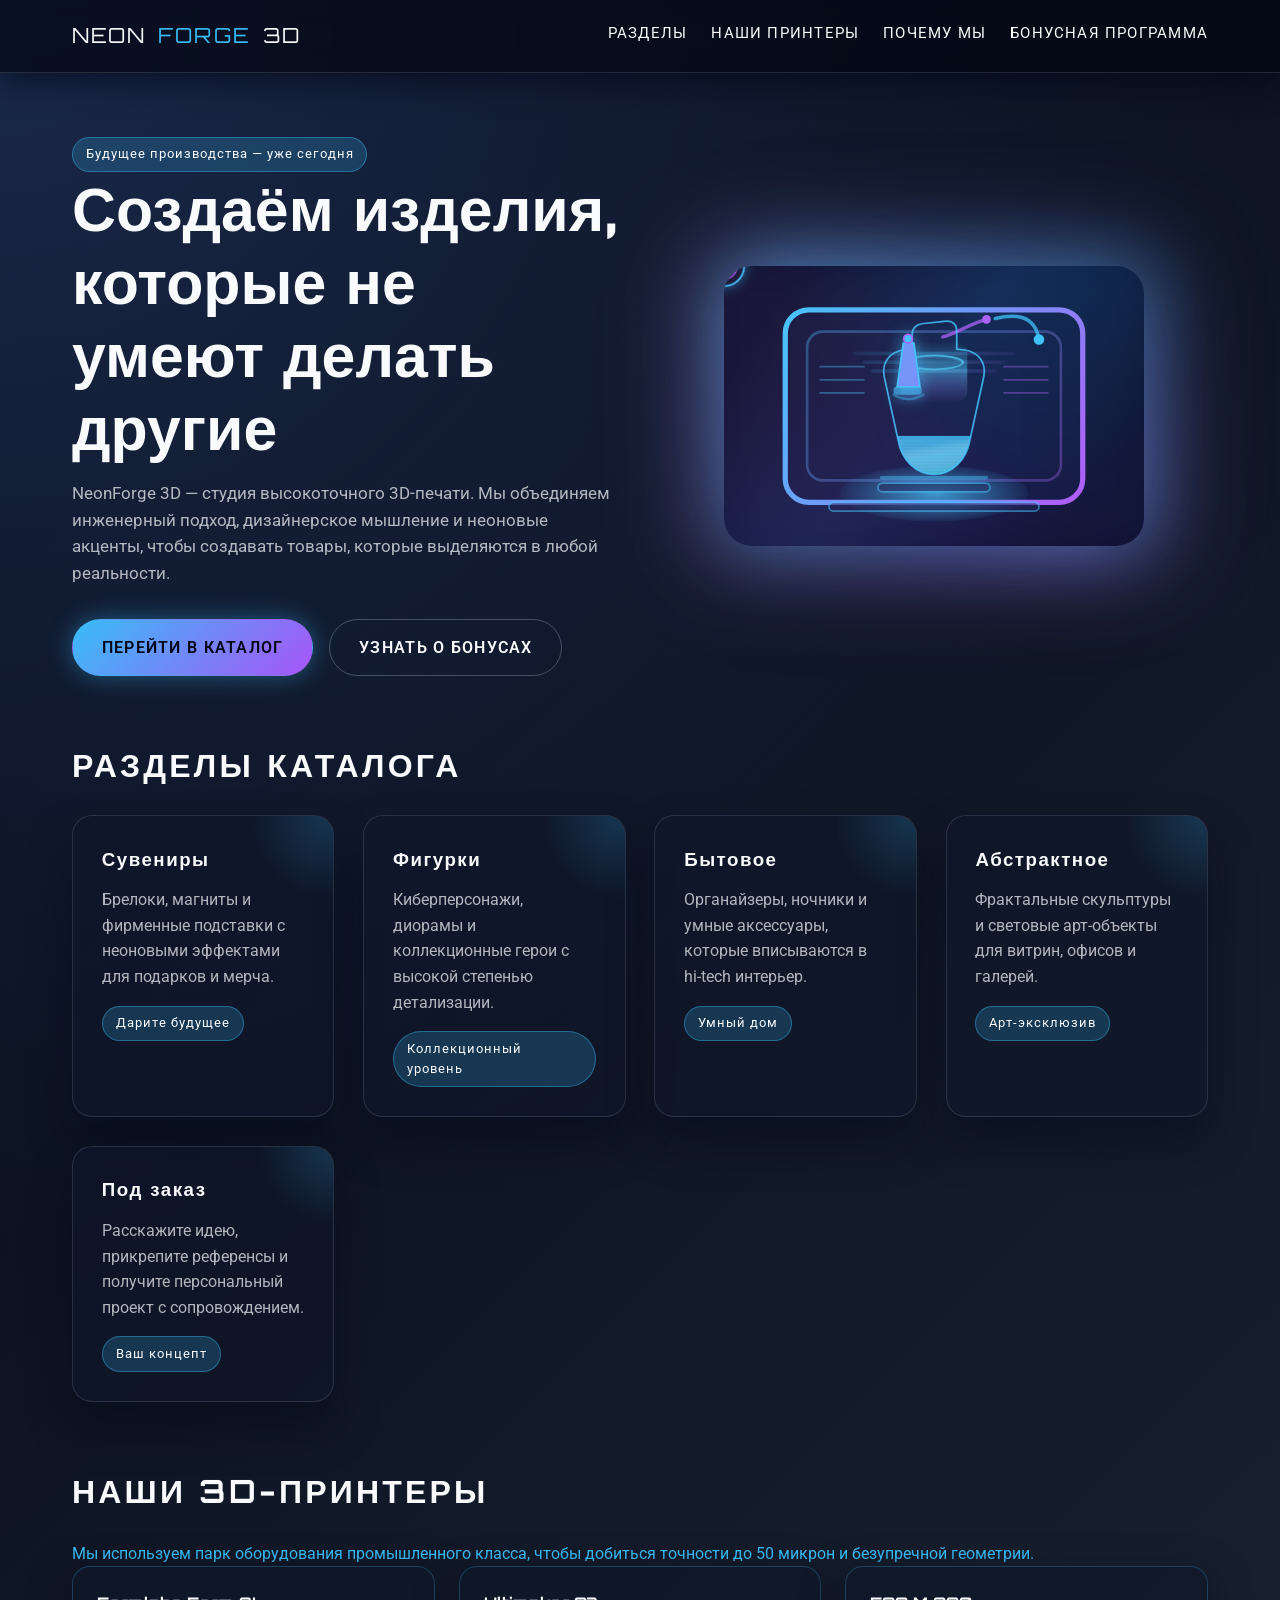
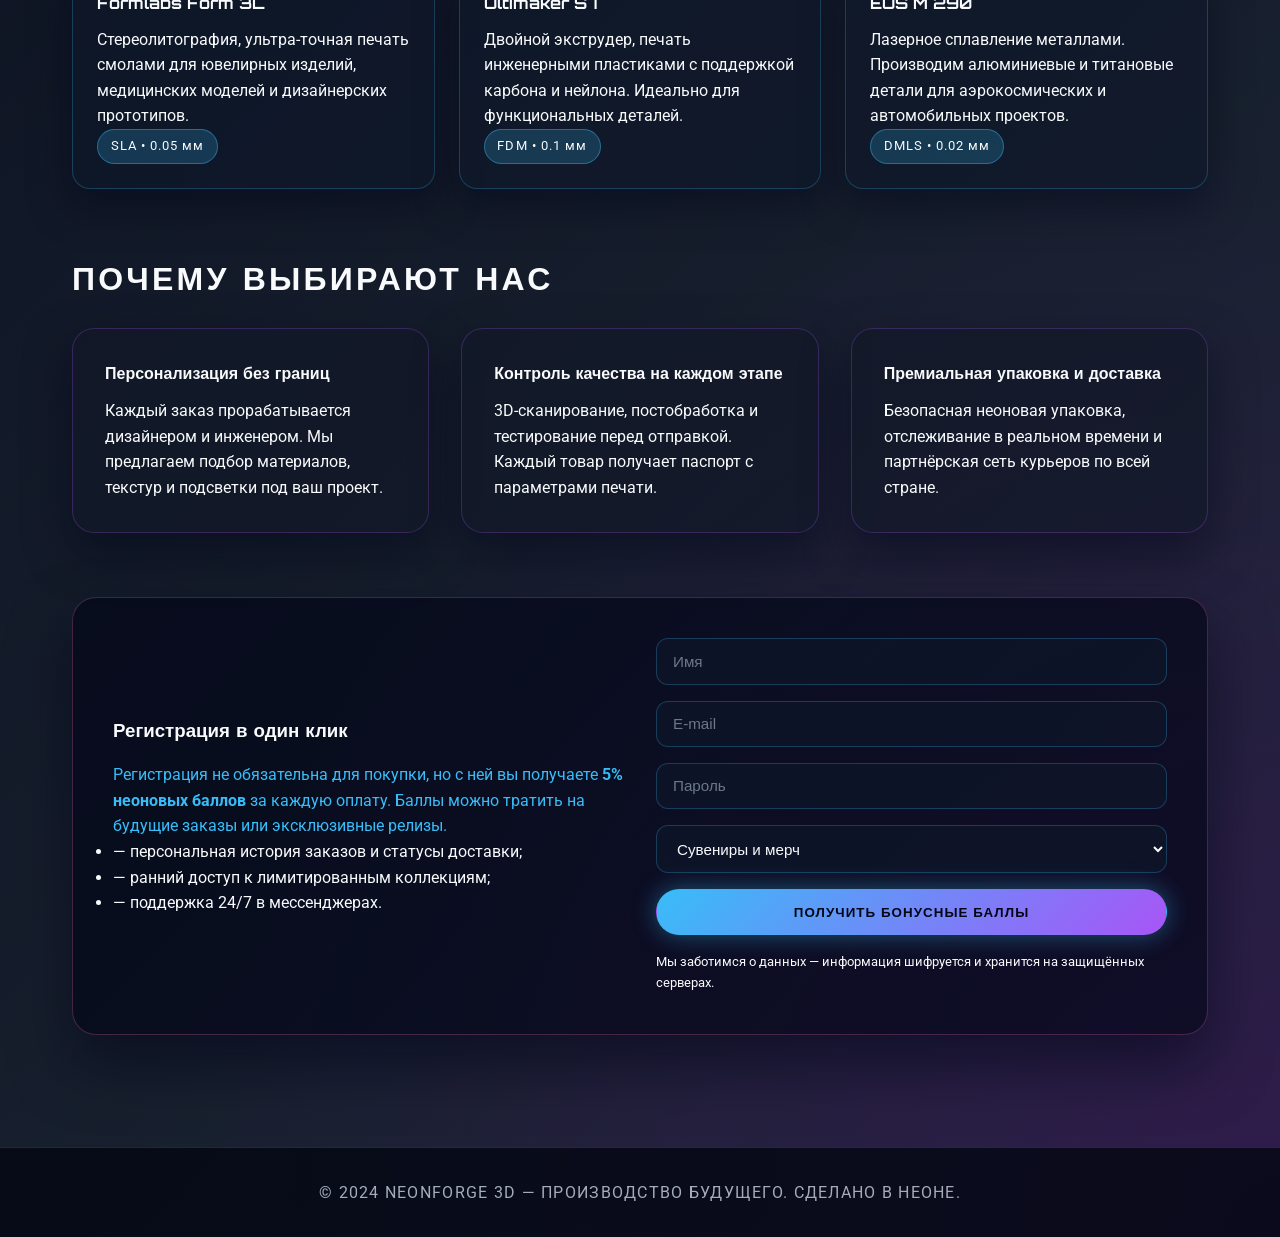
<file: index.html>
<!DOCTYPE html>
<html lang="ru">
<head>
  <meta charset="UTF-8">
  <meta name="viewport" content="width=device-width, initial-scale=1.0">
  <title>NeonForge 3D — изделия из 3D-принтера</title>
  <link rel="stylesheet" href="assets/css/styles.css">
  <meta name="description" content="NeonForge 3D — магазин изделий, изготовленных на промышленных и дизайнерских 3D-принтерах. Кастомные аксессуары, интерьерные решения и прототипы.">
</head>
<body>
  <header>
    <nav class="navbar">
      <a class="logo" href="index.html">Neon<span>Forge</span> 3D</a>
      <div class="nav-links">
        <a href="#categories">Разделы</a>
        <a href="#printers">Наши принтеры</a>
        <a href="#benefits">Почему мы</a>
        <a href="#registration">Бонусная программа</a>
      </div>
    </nav>
  </header>

  <main>
    <section class="hero" id="about">
      <div class="hero-text">
        <span class="badge">Будущее производства — уже сегодня</span>
        <h1>Создаём изделия, которые не умеют делать другие</h1>
        <p>NeonForge 3D — студия высокоточного 3D-печати. Мы объединяем инженерный подход, дизайнерское мышление и неоновые акценты, чтобы создавать товары, которые выделяются в любой реальности.</p>
        <div class="hero-actions">
          <a class="btn btn-primary" href="sections.html?category=all">Перейти в каталог</a>
          <a class="btn btn-secondary" href="#registration">Узнать о бонусах</a>
        </div>
      </div>
      <div class="hero-visual" aria-hidden="true">
        <img src="assets/images/hero-printer.svg" alt="Неоновый 3D-принтер печатает вазу" class="hero-illustration">
      </div>
    </section>

    <section id="categories">
      <h2 class="section-title">Разделы каталога</h2>
      <div class="grid">
        <a class="card" href="sections.html?category=souvenirs">
          <h3>Сувениры</h3>
          <p>Брелоки, магниты и фирменные подставки с неоновыми эффектами для подарков и мерча.</p>
          <span class="badge">Дарите будущее</span>
        </a>
        <a class="card" href="sections.html?category=figures">
          <h3>Фигурки</h3>
          <p>Киберперсонажи, диорамы и коллекционные герои с высокой степенью детализации.</p>
          <span class="badge">Коллекционный уровень</span>
        </a>
        <a class="card" href="sections.html?category=household">
          <h3>Бытовое</h3>
          <p>Органайзеры, ночники и умные аксессуары, которые вписываются в hi-tech интерьер.</p>
          <span class="badge">Умный дом</span>
        </a>
        <a class="card" href="sections.html?category=abstract">
          <h3>Абстрактное</h3>
          <p>Фрактальные скульптуры и световые арт-объекты для витрин, офисов и галерей.</p>
          <span class="badge">Арт-эксклюзив</span>
        </a>
        <a class="card" href="sections.html?category=custom">
          <h3>Под заказ</h3>
          <p>Расскажите идею, прикрепите референсы и получите персональный проект с сопровождением.</p>
          <span class="badge">Ваш концепт</span>
        </a>
      </div>
    </section>

    <section id="printers">
      <h2 class="section-title">Наши 3D-принтеры</h2>
      <p class="highlight">Мы используем парк оборудования промышленного класса, чтобы добиться точности до 50 микрон и безупречной геометрии.</p>
      <div class="printer-list">
        <div class="printer-item">
          <h4>Formlabs Form 3L</h4>
          <p>Стереолитография, ультра-точная печать смолами для ювелирных изделий, медицинских моделей и дизайнерских прототипов.</p>
          <span class="badge">SLA • 0.05 мм</span>
        </div>
        <div class="printer-item">
          <h4>Ultimaker S7</h4>
          <p>Двойной экструдер, печать инженерными пластиками с поддержкой карбона и нейлона. Идеально для функциональных деталей.</p>
          <span class="badge">FDM • 0.1 мм</span>
        </div>
        <div class="printer-item">
          <h4>EOS M 290</h4>
          <p>Лазерное сплавление металлами. Производим алюминиевые и титановые детали для аэрокосмических и автомобильных проектов.</p>
          <span class="badge">DMLS • 0.02 мм</span>
        </div>
      </div>
    </section>

    <section id="benefits">
      <h2 class="section-title">Почему выбирают нас</h2>
      <div class="benefits">
        <div class="benefit-card">
          <h4>Персонализация без границ</h4>
          <p>Каждый заказ прорабатывается дизайнером и инженером. Мы предлагаем подбор материалов, текстур и подсветки под ваш проект.</p>
        </div>
        <div class="benefit-card">
          <h4>Контроль качества на каждом этапе</h4>
          <p>3D-сканирование, постобработка и тестирование перед отправкой. Каждый товар получает паспорт с параметрами печати.</p>
        </div>
        <div class="benefit-card">
          <h4>Премиальная упаковка и доставка</h4>
          <p>Безопасная неоновая упаковка, отслеживание в реальном времени и партнёрская сеть курьеров по всей стране.</p>
        </div>
      </div>
    </section>

    <section class="registration" id="registration">
      <div>
        <h3>Регистрация в один клик</h3>
        <p class="highlight">Регистрация не обязательна для покупки, но с ней вы получаете <strong>5% неоновых баллов</strong> за каждую оплату. Баллы можно тратить на будущие заказы или эксклюзивные релизы.</p>
        <ul>
          <li>— персональная история заказов и статусы доставки;</li>
          <li>— ранний доступ к лимитированным коллекциям;</li>
          <li>— поддержка 24/7 в мессенджерах.</li>
        </ul>
      </div>
      <form class="registration-form" id="registration-form">
        <input type="text" name="name" placeholder="Имя" required>
        <input type="email" name="email" placeholder="E-mail" required>
        <input type="password" name="password" placeholder="Пароль" required>
        <select name="interest">
          <option value="souvenirs">Сувениры и мерч</option>
          <option value="figures">Фигурки и диорамы</option>
          <option value="household">Бытовые изделия</option>
          <option value="abstract">Абстрактное искусство</option>
          <option value="custom">Изделие на заказ</option>
        </select>
        <button class="btn btn-primary" type="submit">Получить бонусные баллы</button>
        <small>Мы заботимся о данных — информация шифруется и хранится на защищённых серверах.</small>
      </form>
    </section>
  </main>

  <footer>
    &copy; 2024 NeonForge 3D — Производство будущего. Сделано в неоне.
  </footer>

  <div class="toast" id="toast">Спасибо за регистрацию! Неоновые баллы уже начислены.</div>
  <script src="assets/js/main.js" defer></script>
</body>
</html>
</file>
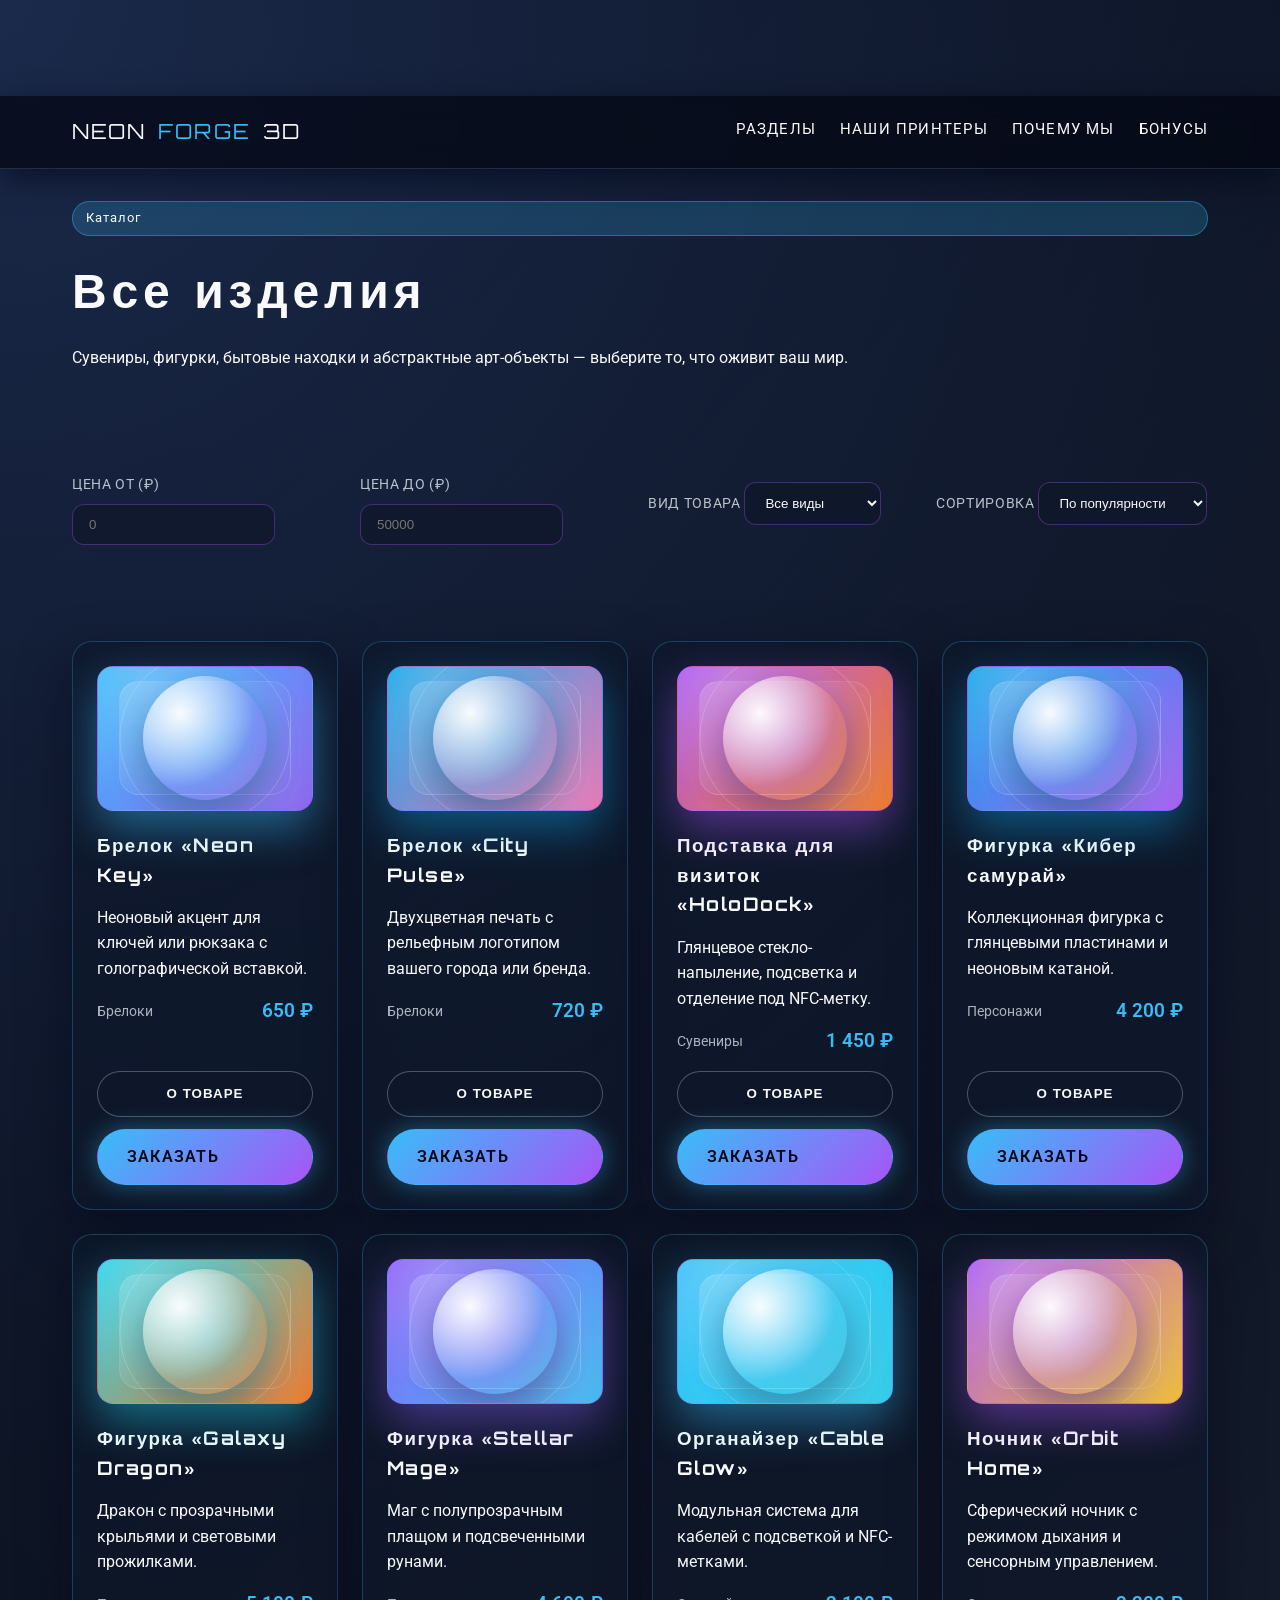
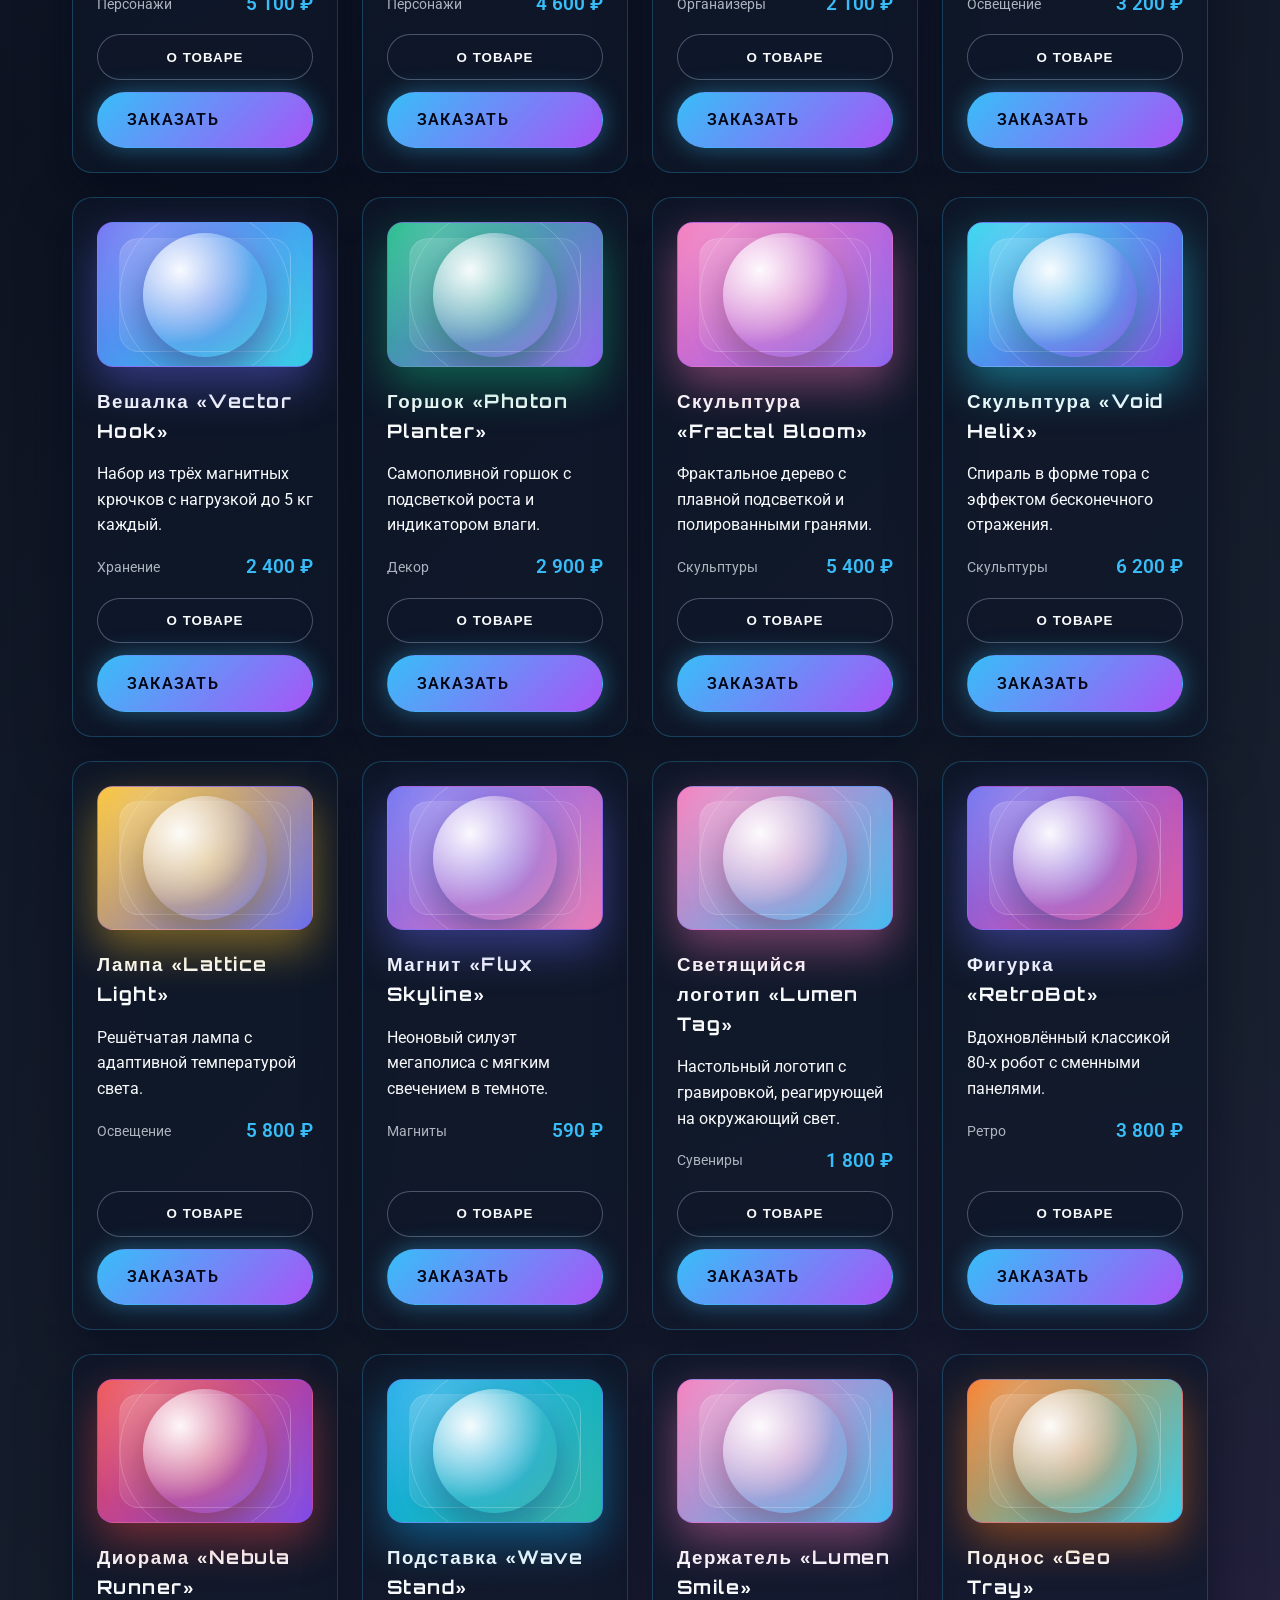
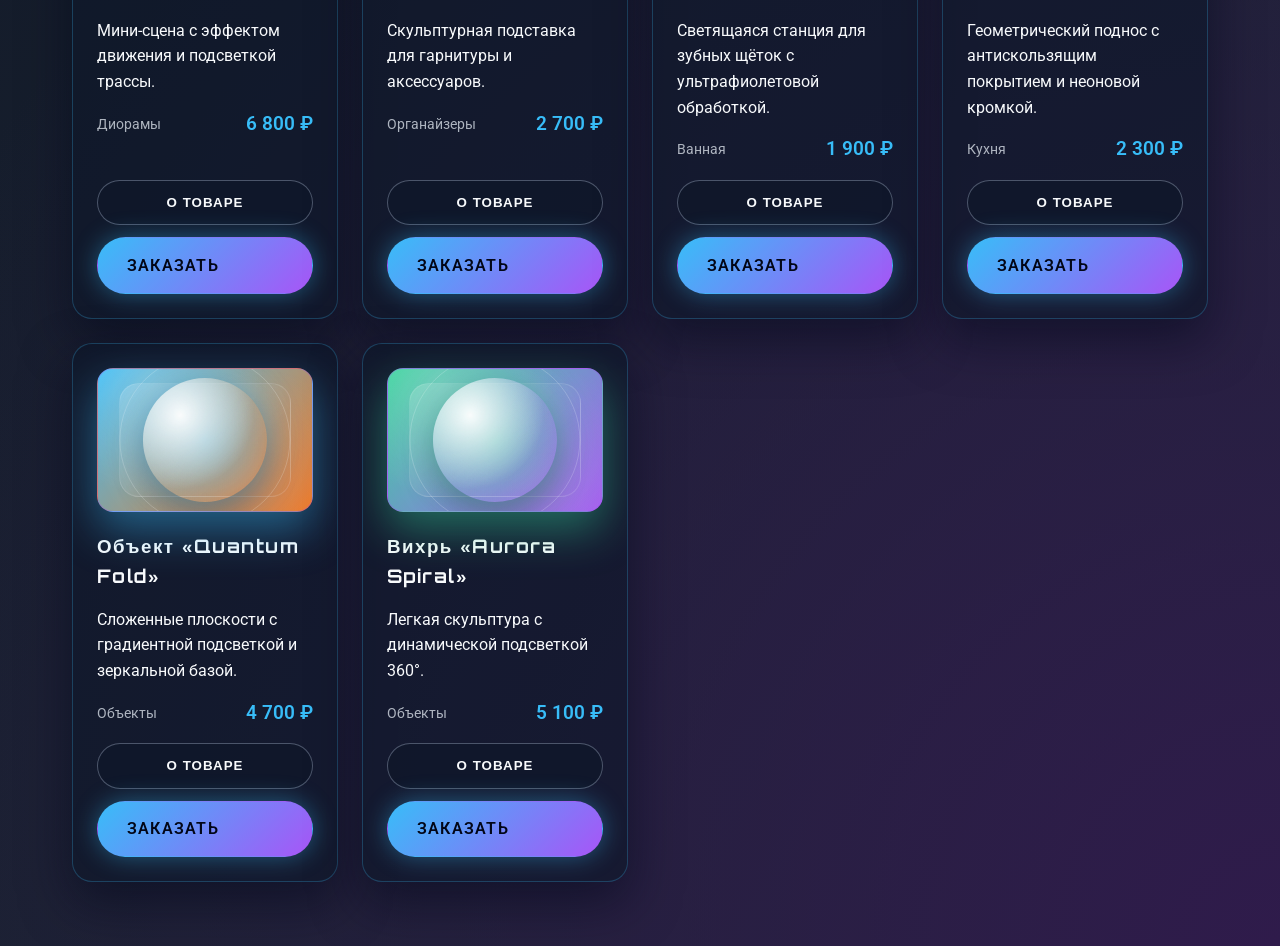
<file: sections.html>
<!DOCTYPE html>
<html lang="ru">
<head>
  <meta charset="UTF-8">
  <meta name="viewport" content="width=device-width, initial-scale=1.0">
  <title>Каталог — NeonForge 3D</title>
  <link rel="stylesheet" href="assets/css/styles.css">
</head>
<body class="section-page">
  <header>
    <nav class="navbar">
      <a class="logo" href="index.html">Neon<span>Forge</span> 3D</a>
      <div class="nav-links">
        <a href="index.html#categories">Разделы</a>
        <a href="index.html#printers">Наши принтеры</a>
        <a href="index.html#benefits">Почему мы</a>
        <a href="index.html#registration">Бонусы</a>
      </div>
    </nav>
  </header>

  <main>
    <section class="section-header">
      <span class="badge" id="category-breadcrumb">Каталог</span>
      <h1 id="category-title">Все изделия</h1>
      <p id="category-description">Выберите раздел, настройте фильтры и оформите заказ напрямую через мессенджер — мы ответим в течение часа.</p>
    </section>

    <section class="filters" aria-label="Фильтр товаров">
      <label>
        Цена от (₽)
        <input type="number" id="min-price" placeholder="0" min="0">
      </label>
      <label>
        Цена до (₽)
        <input type="number" id="max-price" placeholder="50000" min="0">
      </label>
      <label>
        Вид товара
        <select id="type-filter">
          <option value="all">Все виды</option>
        </select>
      </label>
      <label>
        Сортировка
        <select id="sort-order">
          <option value="popular">По популярности</option>
          <option value="price-asc">Сначала дешёвые</option>
          <option value="price-desc">Сначала дорогие</option>
        </select>
      </label>
    </section>

    <section>
      <div class="product-grid" id="product-grid" aria-live="polite"></div>
    </section>
  </main>

  <div class="toast" id="toast">Спасибо! Мы уже обрабатываем ваш запрос.</div>

  <div class="modal" id="product-info-modal" aria-hidden="true">
    <div class="modal-backdrop" data-close-modal></div>
    <div class="modal-dialog" role="dialog" aria-modal="true" aria-labelledby="product-info-title">
      <button class="modal-close" type="button" id="product-info-close" aria-label="Закрыть">×</button>
      <h3 id="product-info-title"></h3>
      <p id="product-info-description"></p>
      <ul class="modal-details" id="product-info-details"></ul>
    </div>
  </div>

  <script src="assets/js/data.js" defer></script>
  <script src="assets/js/shop.js" defer></script>
</body>
</html>
</file>
<file: assets/css/styles.css>
@import url('https://fonts.googleapis.com/css2?family=Orbitron:wght@400;500;700&family=Roboto:wght@300;400;500&display=swap');

:root {
  --bg-gradient: radial-gradient(circle at top left, #1b2a4b, transparent 40%),
                  radial-gradient(circle at bottom right, #2f1b4b, transparent 35%),
                  linear-gradient(135deg, #030712 0%, #111827 45%, #1f2937 100%);
  --primary-neon: #38bdf8;
  --secondary-neon: #a855f7;
  --accent-neon: #f472b6;
  --text-light: #f8fafc;
  --text-muted: rgba(248, 250, 252, 0.7);
  --glass-bg: rgba(15, 23, 42, 0.6);
  --glass-border: rgba(148, 163, 184, 0.2);
  --shadow-neon: 0 0 25px rgba(56, 189, 248, 0.4);
}

* {
  box-sizing: border-box;
  margin: 0;
  padding: 0;
}

body {
  font-family: 'Roboto', sans-serif;
  color: var(--text-light);
  background: var(--bg-gradient);
  min-height: 100vh;
  line-height: 1.6;
}

.sr-only {
  position: absolute;
  width: 1px;
  height: 1px;
  padding: 0;
  margin: -1px;
  overflow: hidden;
  clip: rect(0, 0, 0, 0);
  white-space: nowrap;
  border: 0;
}

a {
  color: inherit;
  text-decoration: none;
}

header {
  position: sticky;
  top: 0;
  z-index: 1000;
  backdrop-filter: blur(12px);
  background: rgba(3, 7, 18, 0.7);
  border-bottom: 1px solid var(--glass-border);
  box-shadow: 0 10px 30px rgba(2, 6, 23, 0.6);
}

.navbar {
  max-width: 1200px;
  margin: 0 auto;
  padding: 1.2rem 2rem;
  display: flex;
  align-items: center;
  justify-content: space-between;
}

.logo {
  display: flex;
  align-items: center;
  gap: 0.75rem;
  font-family: 'Orbitron', sans-serif;
  font-size: 1.3rem;
  text-transform: uppercase;
  letter-spacing: 0.1em;
}

.logo span {
  color: var(--primary-neon);
}

.nav-links {
  display: flex;
  gap: 1.5rem;
  font-size: 0.95rem;
  letter-spacing: 0.08em;
  text-transform: uppercase;
}

.nav-links a {
  position: relative;
  padding-bottom: 0.3rem;
}

.nav-links a::after {
  content: '';
  position: absolute;
  width: 100%;
  height: 2px;
  bottom: 0;
  left: 0;
  background: linear-gradient(90deg, var(--primary-neon), var(--secondary-neon));
  transform: scaleX(0);
  transform-origin: left;
  transition: transform 0.3s ease;
}

.nav-links a:hover::after {
  transform: scaleX(1);
}

main {
  max-width: 1200px;
  margin: 0 auto;
  padding: 2rem 2rem 4rem;
  display: flex;
  flex-direction: column;
  gap: 4rem;
}

.hero {
  display: grid;
  grid-template-columns: repeat(auto-fit, minmax(280px, 1fr));
  gap: 2.5rem;
  align-items: center;
  margin-top: 2rem;
}

.hero-text h1 {
  font-family: 'Orbitron', sans-serif;
  font-size: clamp(2.5rem, 6vw, 3.8rem);
  line-height: 1.2;
  margin-bottom: 1rem;
}

.hero-text p {
  color: var(--text-muted);
  font-size: 1.05rem;
  margin-bottom: 2rem;
}

.hero-actions {
  display: flex;
  flex-wrap: wrap;
  gap: 1rem;
}

.btn {
  padding: 0.9rem 1.8rem;
  border-radius: 999px;
  font-weight: 600;
  letter-spacing: 0.08em;
  text-transform: uppercase;
  border: 1px solid transparent;
  transition: transform 0.2s ease, box-shadow 0.3s ease, background 0.3s ease;
}

.btn-primary {
  background: linear-gradient(135deg, var(--primary-neon), var(--secondary-neon));
  color: #020617;
  box-shadow: var(--shadow-neon);
}

.btn-secondary {
  background: transparent;
  color: var(--text-light);
  border-color: rgba(148, 163, 184, 0.4);
}

.btn:hover {
  transform: translateY(-2px);
  box-shadow: 0 10px 30px rgba(168, 85, 247, 0.35);
}

.hero-visual {
  position: relative;
  display: flex;
  align-items: center;
  justify-content: center;
  padding: 3rem;
}

.hero-visual::before,
.hero-visual::after {
  content: '';
  position: absolute;
  inset: 12%;
  border-radius: 32px;
  filter: blur(40px);
  opacity: 0.7;
  pointer-events: none;
  mix-blend-mode: screen;
}

.hero-visual::before {
  background: radial-gradient(circle at 20% 20%, rgba(56, 189, 248, 0.5), transparent 65%),
              radial-gradient(circle at 80% 75%, rgba(168, 85, 247, 0.45), transparent 60%);
  animation: hero-glow 9s ease-in-out infinite alternate;
}

.hero-visual::after {
  inset: 4%;
  background: conic-gradient(from 45deg, rgba(56, 189, 248, 0.35), rgba(168, 85, 247, 0.35), rgba(244, 114, 182, 0.3), rgba(56, 189, 248, 0.35));
  opacity: 0.35;
  animation: hero-orbit 18s linear infinite;
}

.hero-illustration {
  width: min(420px, 100%);
  height: auto;
  filter: drop-shadow(0 0 35px rgba(56, 189, 248, 0.35))
    drop-shadow(0 0 55px rgba(168, 85, 247, 0.25));
  border-radius: 28px;
  animation: hero-float 7.5s ease-in-out infinite alternate;
}

@keyframes hero-float {
  from {
    transform: translate3d(0, -6px, 0) rotateX(0deg);
  }
  to {
    transform: translate3d(0, 10px, 0) rotateX(2deg);
  }
}

@keyframes hero-glow {
  from {
    opacity: 0.6;
    transform: scale(0.96);
  }
  to {
    opacity: 0.9;
    transform: scale(1.03);
  }
}

@keyframes hero-orbit {
  from {
    transform: rotate(0deg);
  }
  to {
    transform: rotate(360deg);
  }
}

.section-title {
  font-family: 'Orbitron', sans-serif;
  font-size: 2rem;
  text-transform: uppercase;
  letter-spacing: 0.1em;
  margin-bottom: 1.5rem;
}

.grid {
  display: grid;
  grid-template-columns: repeat(auto-fit, minmax(240px, 1fr));
  gap: 1.8rem;
}

.card {
  background: var(--glass-bg);
  border: 1px solid var(--glass-border);
  border-radius: 20px;
  padding: 1.8rem;
  box-shadow: 0 25px 45px rgba(2, 6, 23, 0.45);
  transition: transform 0.3s ease, box-shadow 0.3s ease;
  position: relative;
  overflow: hidden;
}

.card::before {
  content: '';
  position: absolute;
  top: -30%;
  right: -30%;
  width: 60%;
  height: 60%;
  background: radial-gradient(circle, rgba(56, 189, 248, 0.2), transparent 70%);
  z-index: 0;
}

.card:hover {
  transform: translateY(-8px);
  box-shadow: 0 20px 55px rgba(56, 189, 248, 0.35);
}

.card h3 {
  font-family: 'Orbitron', sans-serif;
  margin-bottom: 0.8rem;
  letter-spacing: 0.08em;
}

.card p {
  color: var(--text-muted);
  margin-bottom: 1rem;
}

.printer-list {
  display: grid;
  grid-template-columns: repeat(auto-fit, minmax(220px, 1fr));
  gap: 1.5rem;
}

.printer-item {
  padding: 1.5rem;
  border-radius: 18px;
  background: rgba(15, 23, 42, 0.65);
  border: 1px solid rgba(56, 189, 248, 0.25);
  box-shadow: 0 15px 40px rgba(2, 6, 23, 0.5);
  position: relative;
}

.printer-item h4 {
  font-family: 'Orbitron', sans-serif;
  margin-bottom: 0.6rem;
}

.benefits {
  display: grid;
  grid-template-columns: repeat(auto-fit, minmax(260px, 1fr));
  gap: 2rem;
}

.benefit-card {
  padding: 2rem;
  border-radius: 22px;
  background: rgba(17, 24, 39, 0.65);
  border: 1px solid rgba(168, 85, 247, 0.25);
  box-shadow: 0 20px 45px rgba(2, 6, 23, 0.5);
}

.benefit-card h4 {
  font-family: 'Orbitron', sans-serif;
  margin-bottom: 0.7rem;
}

.registration {
  display: grid;
  grid-template-columns: repeat(auto-fit, minmax(280px, 1fr));
  gap: 2rem;
  align-items: center;
  padding: 2.5rem;
  border-radius: 24px;
  background: rgba(2, 6, 23, 0.65);
  border: 1px solid rgba(244, 114, 182, 0.25);
  box-shadow: 0 30px 60px rgba(2, 6, 23, 0.55);
}

.registration h3 {
  font-family: 'Orbitron', sans-serif;
  margin-bottom: 1rem;
}

.registration-form {
  display: grid;
  gap: 1rem;
}

.registration-form input,
.registration-form select {
  background: rgba(15, 23, 42, 0.7);
  border: 1px solid rgba(56, 189, 248, 0.25);
  border-radius: 12px;
  padding: 0.85rem 1rem;
  color: var(--text-light);
  font-size: 0.95rem;
}

.registration-form input::placeholder {
  color: rgba(148, 163, 184, 0.7);
}

footer {
  margin-top: 3rem;
  padding: 2rem;
  background: rgba(3, 7, 18, 0.8);
  border-top: 1px solid rgba(56, 189, 248, 0.2);
  text-align: center;
  color: rgba(203, 213, 225, 0.8);
  letter-spacing: 0.08em;
  text-transform: uppercase;
}

.badge {
  display: inline-flex;
  align-items: center;
  gap: 0.5rem;
  background: rgba(56, 189, 248, 0.2);
  border: 1px solid rgba(56, 189, 248, 0.4);
  padding: 0.4rem 0.8rem;
  border-radius: 999px;
  font-size: 0.8rem;
  letter-spacing: 0.08em;
}

.highlight {
  color: var(--primary-neon);
}

.section-page {
  padding-top: 6rem;
}

.section-header {
  display: flex;
  flex-direction: column;
  gap: 1rem;
  margin-bottom: 2.5rem;
}

.section-header h1 {
  font-family: 'Orbitron', sans-serif;
  font-size: clamp(2rem, 5vw, 3rem);
  letter-spacing: 0.1em;
}

.filters {
  display: grid;
  grid-template-columns: repeat(auto-fit, minmax(200px, 1fr));
  gap: 1rem;
  margin-bottom: 2rem;
}

.filters label {
  font-size: 0.85rem;
  letter-spacing: 0.05em;
  text-transform: uppercase;
  color: rgba(226, 232, 240, 0.8);
}

.filters.is-hidden {
  display: none;
}

.filters input,
.filters select {
  margin-top: 0.5rem;
  background: rgba(15, 23, 42, 0.75);
  border: 1px solid rgba(168, 85, 247, 0.35);
  border-radius: 12px;
  padding: 0.75rem 1rem;
  color: var(--text-light);
}

.product-grid {
  display: grid;
  grid-template-columns: repeat(auto-fit, minmax(240px, 1fr));
  gap: 1.5rem;
}

.product-card {
  position: relative;
  overflow: hidden;
  background: rgba(15, 23, 42, 0.65);
  border: 1px solid rgba(56, 189, 248, 0.25);
  border-radius: 20px;
  padding: 1.5rem;
  display: flex;
  flex-direction: column;
  gap: 1.25rem;
  box-shadow: 0 20px 50px rgba(2, 6, 23, 0.5);
  transition: transform 0.3s ease, box-shadow 0.3s ease;
}

.product-card::before {
  content: '';
  position: absolute;
  inset: 0;
  background: radial-gradient(circle at top, rgba(56, 189, 248, 0.25), transparent 60%);
  opacity: 0;
  transition: opacity 0.3s ease;
  pointer-events: none;
}

.product-card:hover {
  transform: translateY(-6px);
  box-shadow: 0 25px 60px rgba(56, 189, 248, 0.35);
}

.product-card:hover::before {
  opacity: 1;
}

.product-card h3 {
  font-family: 'Orbitron', sans-serif;
  letter-spacing: 0.08em;
}

.product-media {
  position: relative;
  width: 100%;
  padding-top: 66%;
  border-radius: 16px;
  overflow: hidden;
  isolation: isolate;
  border: 1px solid rgba(168, 85, 247, 0.32);
  background: radial-gradient(circle at 25% 10%, rgba(255, 255, 255, 0.2), transparent 55%),
              radial-gradient(circle at 75% 85%, rgba(148, 163, 184, 0.2), transparent 60%),
              var(--product-gradient, linear-gradient(135deg, #38bdf8 0%, #a855f7 100%));
  box-shadow: 0 18px 45px rgba(56, 189, 248, 0.24);
  box-shadow: 0 18px 45px var(--product-glow, rgba(56, 189, 248, 0.24));
}

.product-media::before {
  content: '';
  position: absolute;
  inset: 10%;
  border-radius: 20px;
  border: 1px solid rgba(248, 250, 252, 0.2);
  background: linear-gradient(135deg, rgba(255, 255, 255, 0.25), transparent 70%);
  mix-blend-mode: screen;
  opacity: 0.7;
  pointer-events: none;
}

.product-media::after {
  content: '';
  position: absolute;
  inset: -35%;
  background: radial-gradient(circle, rgba(255, 255, 255, 0.18) 0%, transparent 65%);
  mix-blend-mode: screen;
  opacity: 0.6;
  filter: blur(12px);
  pointer-events: none;
}

.media-orb,
.media-ring {
  position: absolute;
  top: 50%;
  left: 50%;
  transform: translate(-50%, -50%);
}

.media-orb {
  width: 58%;
  aspect-ratio: 1 / 1;
  border-radius: 50%;
  background:
    radial-gradient(circle at 30% 30%, rgba(255, 255, 255, 0.95), rgba(255, 255, 255, 0) 60%),
    radial-gradient(circle, var(--product-glow, rgba(56, 189, 248, 0.3)) 0%, transparent 70%);
  box-shadow:
    0 0 35px var(--product-glow, rgba(56, 189, 248, 0.32)),
    0 15px 30px rgba(2, 6, 23, 0.35);
}

.media-ring {
  width: 80%;
  aspect-ratio: 1 / 1;
  border-radius: 50%;
  border: 1px solid rgba(255, 255, 255, 0.25);
  mix-blend-mode: screen;
  opacity: 0.75;
  animation: media-rotate 18s linear infinite;
}

.product-card:hover .product-media {
  box-shadow: 0 25px 60px rgba(56, 189, 248, 0.28);
  box-shadow: 0 25px 60px var(--product-glow, rgba(56, 189, 248, 0.28));
}

@keyframes media-rotate {
  from {
    transform: translate(-50%, -50%) rotate(0deg);
  }
  to {
    transform: translate(-50%, -50%) rotate(360deg);
  }
}

.product-content {
  display: flex;
  flex-direction: column;
  gap: 0.9rem;
  flex: 1;
}

.product-meta {
  display: flex;
  justify-content: space-between;
  align-items: center;
  font-size: 0.9rem;
  color: rgba(226, 232, 240, 0.75);
}

.price {
  font-size: 1.2rem;
  font-weight: 600;
  color: var(--primary-neon);
}

.product-actions {
  display: flex;
  flex-wrap: wrap;
  gap: 0.75rem;
  margin-top: auto;
}

.product-actions .btn {
  flex: 1 1 140px;
  justify-content: center;
}

.info-button {
  background: rgba(15, 23, 42, 0.75);
  border: 1px solid rgba(148, 163, 184, 0.45);
  color: var(--text-light);
  box-shadow: inset 0 0 0 rgba(56, 189, 248, 0.3);
}

.info-button:hover {
  box-shadow: 0 12px 30px rgba(148, 163, 184, 0.2);
  border-color: rgba(56, 189, 248, 0.5);
}

.request-card {
  display: grid;
  gap: 2rem;
  padding: clamp(1.8rem, 3vw, 2.6rem);
  background: rgba(15, 23, 42, 0.7);
  border: 1px solid rgba(56, 189, 248, 0.35);
  border-radius: 24px;
  box-shadow: 0 30px 60px rgba(3, 7, 18, 0.6);
}

.request-card ul {
  list-style: none;
  color: rgba(226, 232, 240, 0.75);
  display: flex;
  flex-direction: column;
  gap: 0.4rem;
  margin: 1rem 0 1.5rem;
}

.request-copy h3 {
  font-family: 'Orbitron', sans-serif;
  font-size: clamp(1.6rem, 3vw, 2.1rem);
  margin-bottom: 0.6rem;
}

.request-copy p {
  color: var(--text-muted);
}

.messengers {
  display: flex;
  gap: 1rem;
  flex-wrap: wrap;
}

.request-form {
  display: grid;
  gap: 1rem;
}

.request-form label {
  display: flex;
  flex-direction: column;
  gap: 0.5rem;
  font-size: 0.85rem;
  letter-spacing: 0.05em;
  text-transform: uppercase;
  color: rgba(226, 232, 240, 0.8);
}

.request-form input,
.request-form textarea {
  background: rgba(15, 23, 42, 0.75);
  border: 1px solid rgba(168, 85, 247, 0.35);
  border-radius: 14px;
  padding: 0.85rem 1rem;
  color: var(--text-light);
  font-size: 1rem;
  resize: vertical;
}

.request-form textarea {
  min-height: 120px;
}

.request-form .file-input input {
  padding: 0.6rem 1rem;
}

.request-form small {
  color: rgba(226, 232, 240, 0.65);
  line-height: 1.4;
}

.modal {
  position: fixed;
  inset: 0;
  display: grid;
  place-items: center;
  background: rgba(3, 7, 18, 0.65);
  backdrop-filter: blur(18px);
  opacity: 0;
  visibility: hidden;
  transition: opacity 0.3s ease, visibility 0.3s ease;
  z-index: 1300;
}

.modal.is-open {
  opacity: 1;
  visibility: visible;
}

.modal-dialog {
  position: relative;
  width: min(520px, 90vw);
  background: rgba(15, 23, 42, 0.88);
  border: 1px solid rgba(56, 189, 248, 0.35);
  border-radius: 24px;
  padding: clamp(1.5rem, 3vw, 2.4rem);
  box-shadow: 0 40px 90px rgba(2, 6, 23, 0.65);
  overflow: hidden;
}

.modal-dialog::before {
  content: '';
  position: absolute;
  inset: 10%;
  border-radius: 28px;
  background: radial-gradient(circle at 25% 20%, rgba(56, 189, 248, 0.25), transparent 60%),
              radial-gradient(circle at 85% 75%, rgba(168, 85, 247, 0.2), transparent 65%);
  opacity: 0.8;
  filter: blur(18px);
  pointer-events: none;
}

.modal-dialog h3 {
  font-family: 'Orbitron', sans-serif;
  letter-spacing: 0.08em;
  margin-bottom: 0.75rem;
}

.modal-dialog p {
  color: rgba(226, 232, 240, 0.75);
  margin-bottom: 1.2rem;
}

.modal-details {
  list-style: none;
  display: grid;
  gap: 0.6rem;
  position: relative;
  z-index: 1;
}

.modal-details li {
  padding: 0.75rem 1rem;
  border-radius: 16px;
  background: rgba(2, 6, 23, 0.6);
  border: 1px solid rgba(148, 163, 184, 0.25);
  display: grid;
  gap: 0.3rem;
}

.modal-details strong {
  font-size: 0.85rem;
  letter-spacing: 0.05em;
  text-transform: uppercase;
  color: rgba(226, 232, 240, 0.8);
}

.modal-details span {
  color: rgba(248, 250, 252, 0.85);
}

.modal-close {
  position: absolute;
  top: 1.1rem;
  right: 1.1rem;
  width: 38px;
  height: 38px;
  border-radius: 50%;
  border: 1px solid rgba(148, 163, 184, 0.35);
  background: rgba(2, 6, 23, 0.8);
  color: var(--text-light);
  font-size: 1.1rem;
  cursor: pointer;
  display: grid;
  place-items: center;
  transition: transform 0.2s ease, box-shadow 0.3s ease;
  z-index: 2;
}

.modal-close:hover {
  transform: scale(1.05);
  box-shadow: 0 12px 30px rgba(56, 189, 248, 0.35);
}

.modal-backdrop {
  position: absolute;
  inset: 0;
}

.no-scroll {
  overflow: hidden;
}

@media (prefers-reduced-motion: reduce) {
  .hero-visual::before,
  .hero-visual::after,
  .hero-illustration,
  .media-ring {
    animation: none !important;
  }
}

@media (min-width: 920px) {
  .request-card {
    grid-template-columns: 1.1fr 1fr;
    align-items: start;
  }
}


.toast {
  position: fixed;
  bottom: 2rem;
  right: 2rem;
  background: rgba(2, 6, 23, 0.9);
  border: 1px solid rgba(56, 189, 248, 0.35);
  border-radius: 14px;
  padding: 1rem 1.5rem;
  box-shadow: 0 20px 40px rgba(2, 6, 23, 0.5);
  opacity: 0;
  transform: translateY(20px);
  transition: opacity 0.3s ease, transform 0.3s ease;
  pointer-events: none;
  z-index: 1300;
}

.toast.show {
  opacity: 1;
  transform: translateY(0);
}

@media (max-width: 768px) {
  .navbar {
    flex-direction: column;
    gap: 1rem;
  }

  .nav-links {
    flex-wrap: wrap;
    justify-content: center;
  }

  .hero {
    text-align: center;
  }

  .hero-actions {
    justify-content: center;
  }

  .printer-frame {
    margin: 0 auto;
  }

}
</file>
